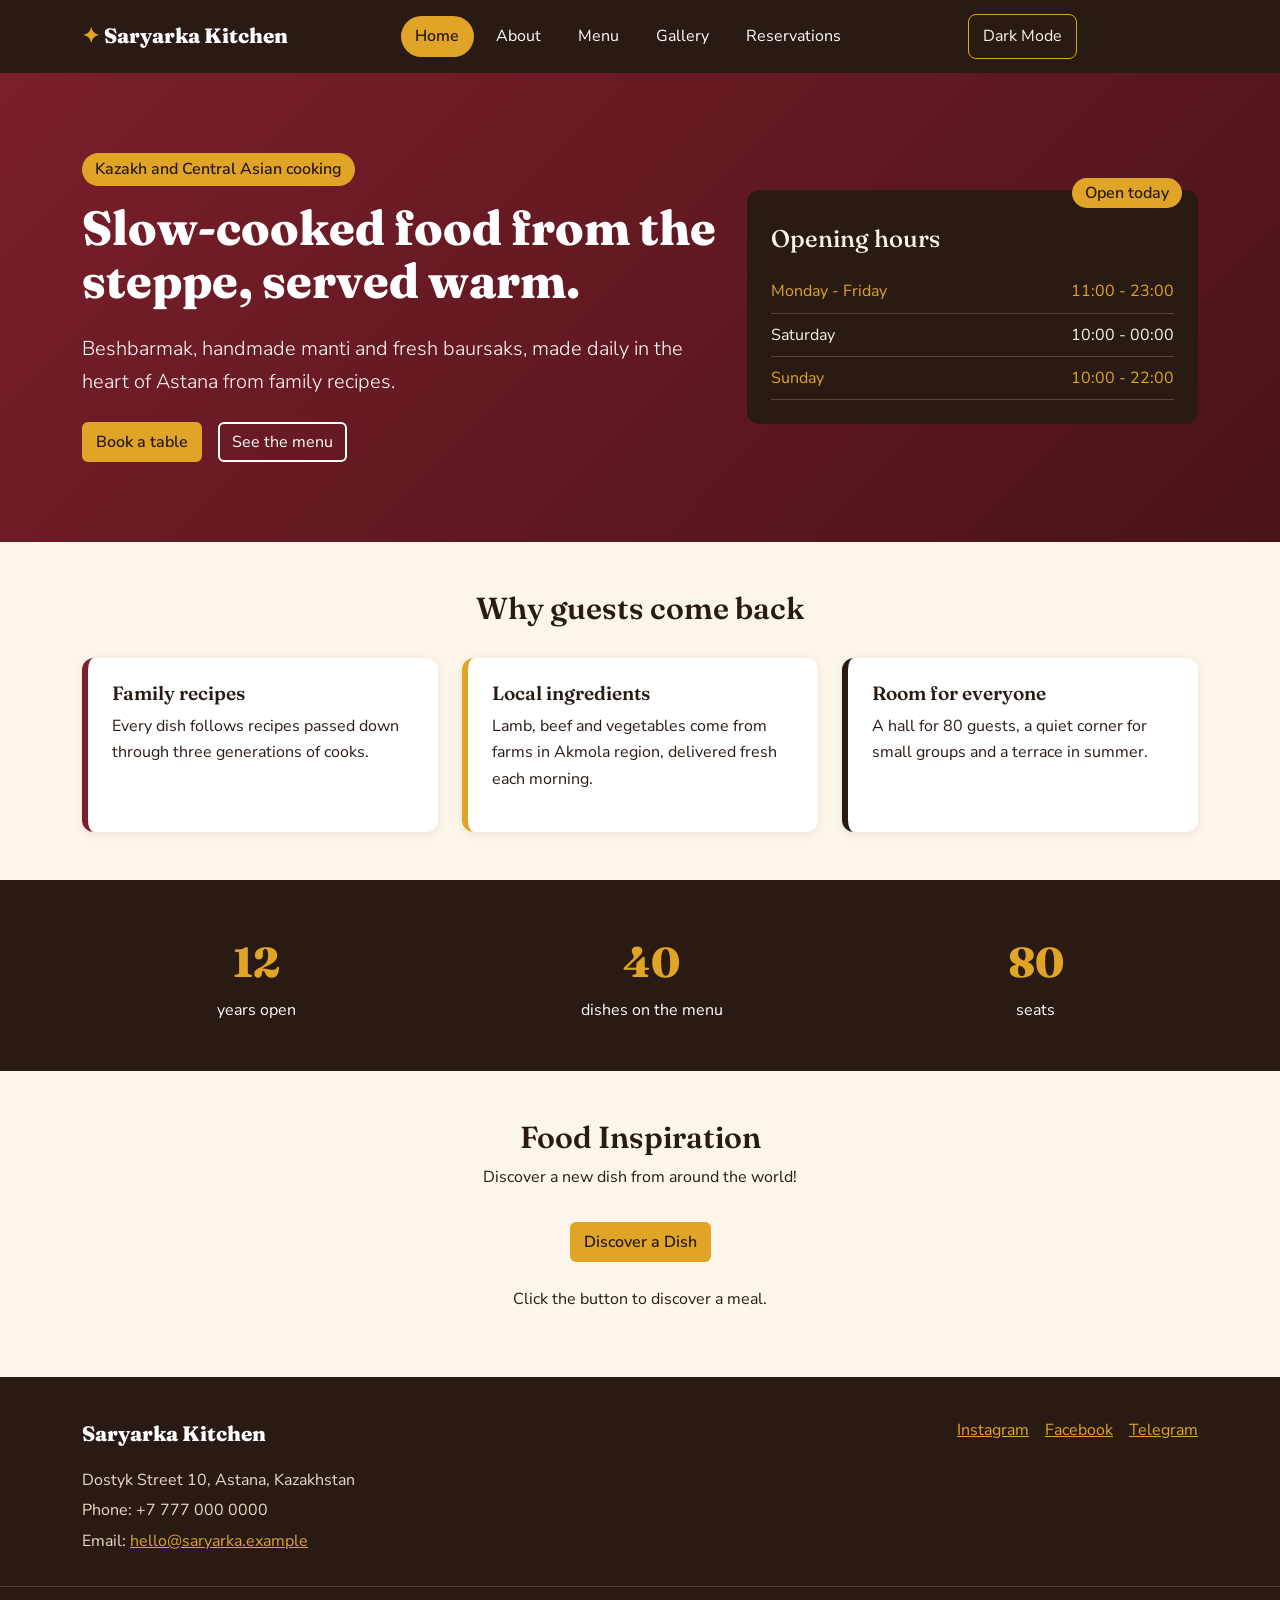
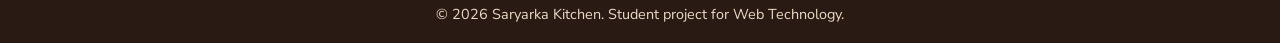
<file: index.html>
<!DOCTYPE html>
<html lang="en">
<head>
  <meta charset="UTF-8"><meta name="viewport" content="width=device-width, initial-scale=1">
  <title>Home | Saryarka Kitchen</title>
  <meta name="description" content="Saryarka Kitchen: modern Kazakh and Central Asian cooking in Astana.">
  <link rel="preconnect" href="https://fonts.googleapis.com"><link rel="preconnect" href="https://fonts.gstatic.com" crossorigin>
  <link href="https://fonts.googleapis.com/css2?family=Fraunces:wght@600;800&family=Nunito+Sans:wght@400;600&display=swap" rel="stylesheet">
  <link href="https://cdn.jsdelivr.net/npm/bootstrap@5.3.3/dist/css/bootstrap.min.css" rel="stylesheet"><link rel="stylesheet" href="css/style.css">
</head>
<body>
  <header class="site-header"><div class="container header-inner">
    <a class="logo" href="index.html"><span class="logo-mark">&#10022;</span> Saryarka Kitchen</a>
    <nav aria-label="Main navigation"><ul class="nav-list">
      <li><a class="nav-link-custom active" href="index.html">Home</a></li><li><a class="nav-link-custom" href="about.html">About</a></li><li><a class="nav-link-custom" href="menu.html">Menu</a></li><li><a class="nav-link-custom" href="gallery.html">Gallery</a></li><li><a class="nav-link-custom" href="contact.html">Reservations</a></li>
        </ul></nav>
    <button id="themeToggle" class="theme-toggle" type="button">
      Dark Mode
    </button>
    <span id="guestStatus" class="ms-2"></span>
  </div></header>
  <main>
    <section class="hero"><div class="container"><div class="row align-items-center g-4">
      <div class="col-lg-7"><p class="hero-tag">Kazakh and Central Asian cooking</p><h1>Slow-cooked food from the steppe, served warm.</h1>
        <p class="lead my-4">Beshbarmak, handmade manti and fresh baursaks, made daily in the heart of Astana from family recipes.</p>
        <div class="d-flex flex-wrap gap-3"><a class="btn btn-saffron" href="contact.html">Book a table</a><a class="btn btn-outline-light-custom" href="menu.html">See the menu</a></div>
      </div>
      <div class="col-lg-5"><div class="hours-card"><span class="hours-badge">Open today</span><h2 class="h4">Opening hours</h2><ul class="hours-list">
        <li><span>Monday - Friday</span><span>11:00 - 23:00</span></li><li><span>Saturday</span><span>10:00 - 00:00</span></li><li><span>Sunday</span><span>10:00 - 22:00</span></li>
      </ul></div></div>
    </div></div></section>
    <section class="py-5"><div class="container"><h2 class="section-title text-center">Why guests come back</h2><div class="row g-4 mt-2">
      <div class="col-md-4"><article class="card-box"><h3>Family recipes</h3><p>Every dish follows recipes passed down through three generations of cooks.</p></article></div>
      <div class="col-md-4"><article class="card-box"><h3>Local ingredients</h3><p>Lamb, beef and vegetables come from farms in Akmola region, delivered fresh each morning.</p></article></div>
      <div class="col-md-4"><article class="card-box"><h3>Room for everyone</h3><p>A hall for 80 guests, a quiet corner for small groups and a terrace in summer.</p></article></div>
    </div></div></section>
    <section class="stats py-5"><div class="container"><ul class="stats-list"><li><span class="stat-num">12</span> years open</li><li><span class="stat-num">40</span> dishes on the menu</li><li><span class="stat-num">80</span> seats</li></ul></div></section>
    <section class="py-5">
  <div class="container text-center">
    <h2 class="section-title">Food Inspiration</h2>
    <p>Discover a new dish from around the world!</p>

    <button id="getMealButton" class="btn btn-saffron mt-3" type="button">
      Discover a Dish
    </button>

    <div id="mealResult" class="mt-4">
      <p>Click the button to discover a meal.</p>
    </div>
  </div>
</section>
  </main>
  <footer class="site-footer"><div class="container footer-inner"><div><p class="footer-title">Saryarka Kitchen</p><p class="mb-1">Dostyk Street 10, Astana, Kazakhstan</p><p class="mb-1">Phone: +7 777 000 0000</p><p class="mb-0">Email: <a href="mailto:hello@saryarka.example">hello@saryarka.example</a></p></div><ul class="social-list"><li><a href="https://www.instagram.com/" target="_blank" rel="noopener">Instagram</a></li><li><a href="https://www.facebook.com/" target="_blank" rel="noopener">Facebook</a></li><li><a href="https://t.me/" target="_blank" rel="noopener">Telegram</a></li></ul></div><p class="copyright text-center mb-0">&copy; 2026 Saryarka Kitchen. Student project for Web Technology.</p></footer>
  <script src="https://code.jquery.com/jquery-3.7.1.min.js"></script><script src="https://cdn.jsdelivr.net/npm/bootstrap@5.3.3/dist/js/bootstrap.bundle.min.js"></script><script src="js/script.js"></script>
</body></html>
</file>
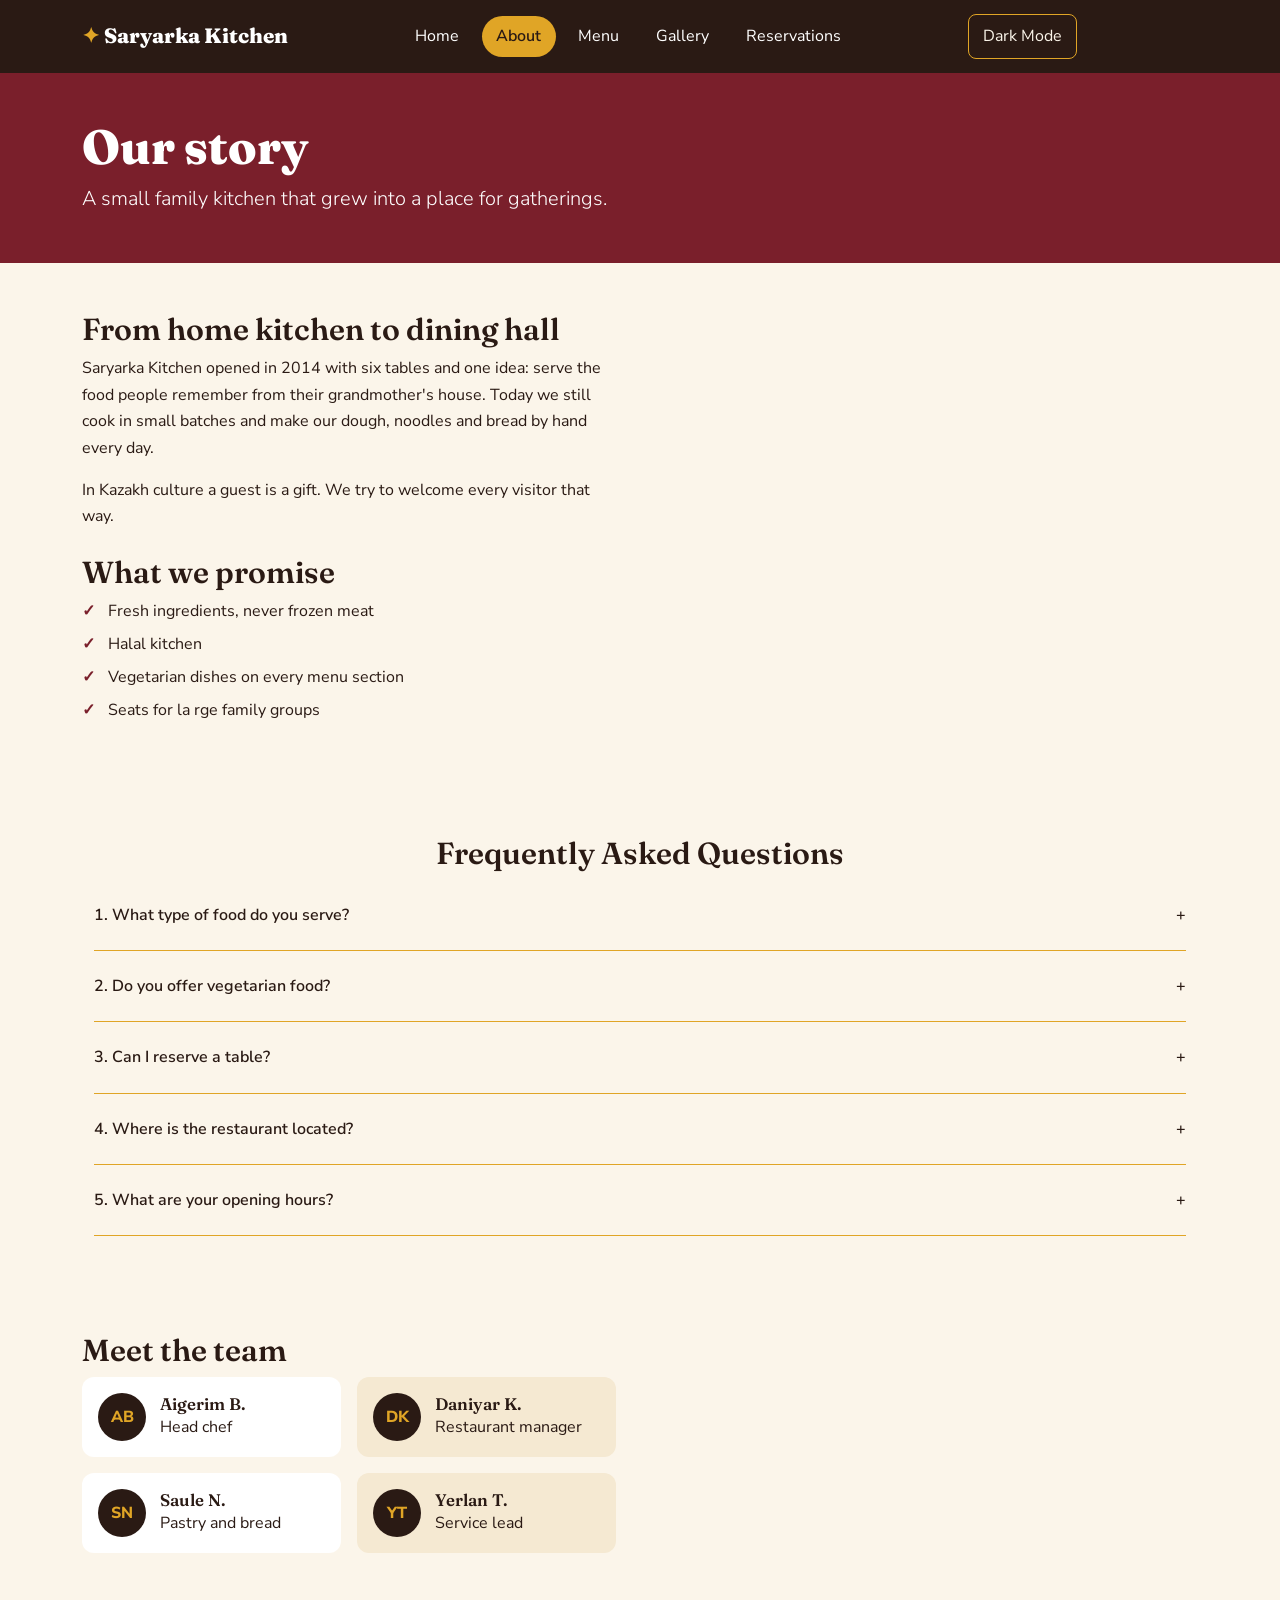
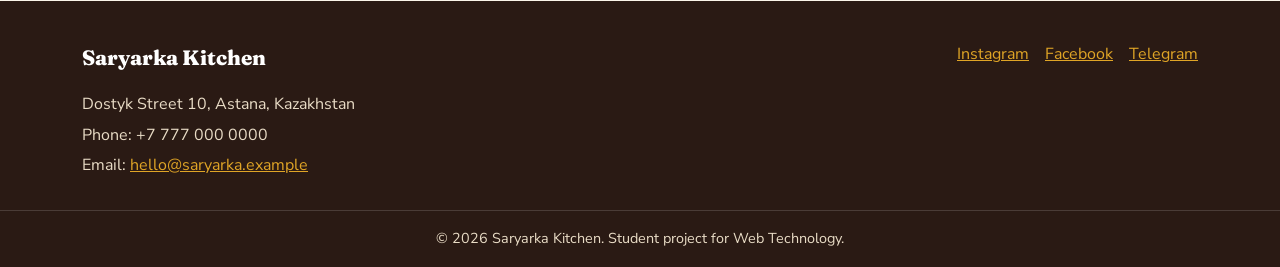
<file: about.html>
<!DOCTYPE html>
<html lang="en"><head>
  <meta charset="UTF-8"><meta name="viewport" content="width=device-width, initial-scale=1"><title>About | Saryarka Kitchen</title>
  <meta name="description" content="Saryarka Kitchen: modern Kazakh and Central Asian cooking in Astana.">
  <link rel="preconnect" href="https://fonts.googleapis.com"><link rel="preconnect" href="https://fonts.gstatic.com" crossorigin>
  <link href="https://fonts.googleapis.com/css2?family=Fraunces:wght@600;800&family=Nunito+Sans:wght@400;600&display=swap" rel="stylesheet"><link href="https://cdn.jsdelivr.net/npm/bootstrap@5.3.3/dist/css/bootstrap.min.css" rel="stylesheet"><link rel="stylesheet" href="css/style.css">
</head><body>
<header class="site-header"><div class="container header-inner"><a class="logo" href="index.html"><span class="logo-mark">&#10022;</span> Saryarka Kitchen</a><nav aria-label="Main navigation"><ul class="nav-list"><li><a class="nav-link-custom" href="index.html">Home</a></li><li><a class="nav-link-custom active" href="about.html">About</a></li><li><a class="nav-link-custom" href="menu.html">Menu</a></li><li><a class="nav-link-custom" href="gallery.html">Gallery</a></li><li><a class="nav-link-custom" href="contact.html">Reservations</a></li></ul></nav>
<button id="themeToggle" class="theme-toggle" type="button">
  Dark Mode
</button>
<span id="guestStatus" class="ms-2"></span>
</div></header>
<main><section class="page-title"><div class="container"><h1>Our story</h1><p class="lead mb-0">A small family kitchen that grew into a place for gatherings.</p></div></section>
<section class="py-5"><div class="container"><div class="row g-5"><div class="col-lg-6"><h2>From home kitchen to dining hall</h2><p>Saryarka Kitchen opened in 2014 with six tables and one idea: serve the food people remember from their grandmother's house. Today we still cook in small batches and make our dough, noodles and bread by hand every day.</p><p>In Kazakh culture a guest is a gift. We try to welcome every visitor that way.</p><h2 class="mt-4">What we promise</h2><ul class="check-list"><li>Fresh ingredients, never frozen meat</li><li>Halal kitchen</li><li>Vegetarian dishes on every menu section</li><li>Seats for la
  rge family groups</li></ul></div>
  <section class="py-5">
  <div class="container">
    <h2 class="section-title text-center">Frequently Asked Questions</h2>

    <div class="faq-item">
      <button class="faq-question">1. What type of food do you serve? <span>+</span></button>
      <div class="faq-answer"><p>We serve traditional Kazakh and Central Asian dishes.</p></div>
    </div>

    <div class="faq-item">
      <button class="faq-question">2. Do you offer vegetarian food? <span>+</span></button>
      <div class="faq-answer"><p>Yes, we have several vegetarian dishes on our menu.</p></div>
    </div>

    <div class="faq-item">
      <button class="faq-question">3. Can I reserve a table? <span>+</span></button>
      <div class="faq-answer"><p>Yes, you can send a reservation request through our Reservations page.</p></div>
    </div>

    <div class="faq-item">
      <button class="faq-question">4. Where is the restaurant located? <span>+</span></button>
      <div class="faq-answer"><p>We are located at Dostyk Street 10, Astana, Kazakhstan.</p></div>
    </div>

    <div class="faq-item">
      <button class="faq-question">5. What are your opening hours? <span>+</span></button>
      <div class="faq-answer"><p>Monday to Friday: 11:00–23:00. Saturday: 10:00–00:00. Sunday: 10:00–22:00.</p></div>
    </div>
  </div>
</section>
<div class="col-lg-6"><h2>Meet the team</h2><div class="team-grid"><article class="team-card"><span class="avatar">AB</span><div><h3>Aigerim B.</h3><p class="mb-0">Head chef</p></div></article><article class="team-card"><span class="avatar">DK</span><div><h3>Daniyar K.</h3><p class="mb-0">Restaurant manager</p></div></article><article class="team-card"><span class="avatar">SN</span><div><h3>Saule N.</h3><p class="mb-0">Pastry and bread</p></div></article><article class="team-card"><span class="avatar">YT</span><div><h3>Yerlan T.</h3><p class="mb-0">Service lead</p></div></article></div></div></div></div></section></main>
<footer class="site-footer"><div class="container footer-inner"><div><p class="footer-title">Saryarka Kitchen</p><p class="mb-1">Dostyk Street 10, Astana, Kazakhstan</p><p class="mb-1">Phone: +7 777 000 0000</p><p class="mb-0">Email: <a href="mailto:hello@saryarka.example">hello@saryarka.example</a></p></div><ul class="social-list"><li><a href="https://www.instagram.com/" target="_blank" rel="noopener">Instagram</a></li><li><a href="https://www.facebook.com/" target="_blank" rel="noopener">Facebook</a></li><li><a href="https://t.me/" target="_blank" rel="noopener">Telegram</a></li></ul></div><p class="copyright text-center mb-0">&copy; 2026 Saryarka Kitchen. Student project for Web Technology.</p></footer>
<script src="https://code.jquery.com/jquery-3.7.1.min.js"></script><script src="https://cdn.jsdelivr.net/npm/bootstrap@5.3.3/dist/js/bootstrap.bundle.min.js"></script><script src="js/script.js"></script>
</body></html>
</file>
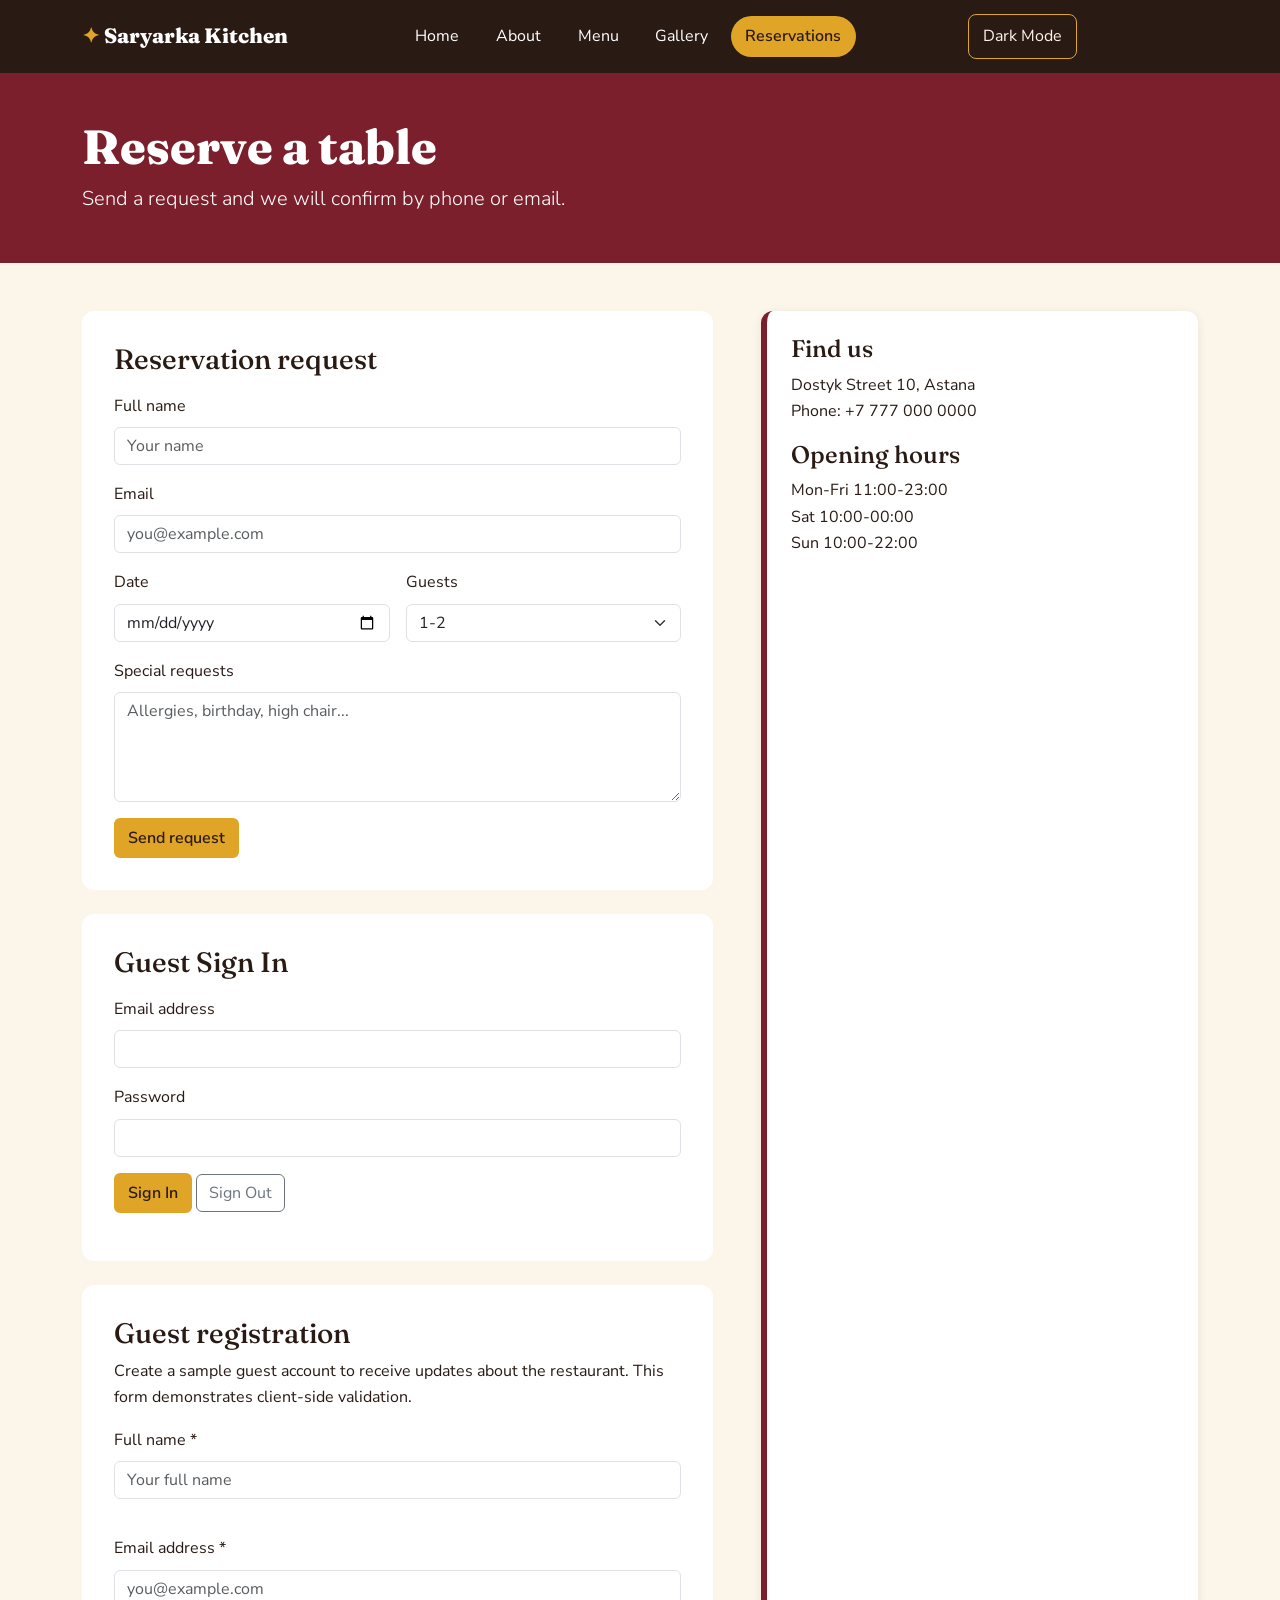
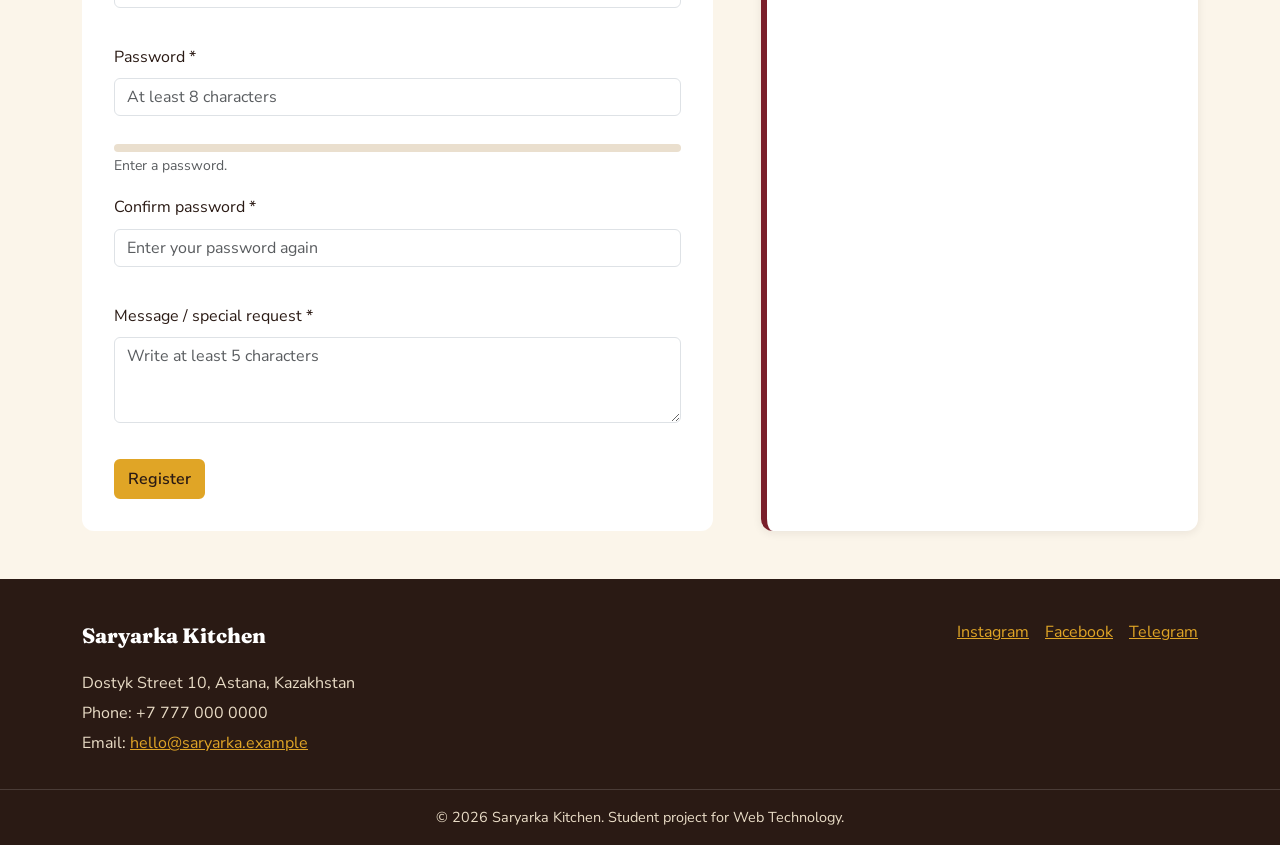
<file: contact.html>
<!DOCTYPE html>
<html lang="en"><head>
  <meta charset="UTF-8"><meta name="viewport" content="width=device-width, initial-scale=1"><title>Reservations | Saryarka Kitchen</title><meta name="description" content="Saryarka Kitchen: modern Kazakh and Central Asian cooking in Astana.">
  <link rel="preconnect" href="https://fonts.googleapis.com"><link rel="preconnect" href="https://fonts.gstatic.com" crossorigin><link href="https://fonts.googleapis.com/css2?family=Fraunces:wght@600;800&family=Nunito+Sans:wght@400;600&display=swap" rel="stylesheet"><link href="https://cdn.jsdelivr.net/npm/bootstrap@5.3.3/dist/css/bootstrap.min.css" rel="stylesheet"><link rel="stylesheet" href="css/style.css">
</head><body>
<header class="site-header"><div class="container header-inner"><a class="logo" href="index.html"><span class="logo-mark">&#10022;</span> Saryarka Kitchen</a><nav aria-label="Main navigation"><ul class="nav-list"><li><a class="nav-link-custom" href="index.html">Home</a></li><li><a class="nav-link-custom" href="about.html">About</a></li><li><a class="nav-link-custom" href="menu.html">Menu</a></li><li><a class="nav-link-custom" href="gallery.html">Gallery</a></li><li><a class="nav-link-custom active" href="contact.html">Reservations</a></li></ul></nav>
<button id="themeToggle" class="theme-toggle" type="button">
  Dark Mode
</button>
<span id="guestStatus" class="ms-2"></span>
</div></header>
<main><section class="page-title"><div class="container"><h1>Reserve a table</h1><p class="lead mb-0">Send a request and we will confirm by phone or email.</p></div></section>
<section class="py-5"><div class="container"><div class="row g-5"><div class="col-lg-7">
  <form class="contact-form" action="#" method="post" onsubmit="return false;"><h2 class="h3 mb-3">Reservation request</h2>
    <div class="mb-3"><label for="name" class="form-label">Full name</label><input type="text" id="name" name="name" class="form-control" placeholder="Your name" required></div>
    <div class="mb-3"><label for="email" class="form-label">Email</label><input type="email" id="email" name="email" class="form-control" placeholder="you@example.com" required></div>
    <div class="row g-3 mb-3"><div class="col-sm-6"><label for="date" class="form-label">Date</label><input type="date" id="date" name="date" class="form-control" required></div><div class="col-sm-6"><label for="guests" class="form-label">Guests</label><select id="guests" name="guests" class="form-select"><option>1-2</option><option>3-4</option><option>5-8</option><option>9 or more</option></select></div></div>
    <div class="mb-3"><label for="message" class="form-label">Special requests</label><textarea id="message" name="message" class="form-control" rows="4" placeholder="Allergies, birthday, high chair..."></textarea></div>
    <button type="submit" class="btn btn-saffron" onclick="alert('This is a front-end student project. Please use the guest registration form below to test validation.');">Send request</button>
  </form>
  <form class="contact-form mt-4" id="loginForm">
  <h2 class="h3 mb-3">Guest Sign In</h2>

  <div class="mb-3">
    <label for="loginEmail" class="form-label">Email address</label>
    <input type="email" id="loginEmail" class="form-control" required>
  </div>

  <div class="mb-3">
    <label for="loginPassword" class="form-label">Password</label>
    <input type="password" id="loginPassword" class="form-control" required>
  </div>

  <button type="submit" class="btn btn-saffron">Sign In</button>
  <button type="button" id="logoutButton" class="btn btn-outline-secondary">
    Sign Out
  </button>

  <p id="loginMessage" class="mt-3 mb-0"></p>
</form>
  <form class="contact-form mt-4" id="registrationForm" novalidate><h2 class="h3 mb-2">Guest registration</h2><p>Create a sample guest account to receive updates about the restaurant. This form demonstrates client-side validation.</p>
    <div id="registrationAlert" class="alert d-none" role="alert"></div>
    <div class="mb-3"><label for="regName" class="form-label">Full name *</label><input type="text" id="regName" class="form-control" placeholder="Your full name" required><small class="field-feedback"></small></div>
    <div class="mb-3"><label for="regEmail" class="form-label">Email address *</label><input type="email" id="regEmail" class="form-control" placeholder="you@example.com" required><small class="field-feedback"></small></div>
    <div class="mb-2"><label for="regPassword" class="form-label">Password *</label><input type="password" id="regPassword" class="form-control" placeholder="At least 8 characters" required><small class="field-feedback"></small></div>
    <div class="password-meter mt-2"><div id="passwordMeterFill" class="password-meter-fill"></div></div><small id="passwordStrengthText" class="text-muted">Enter a password.</small>
    <div class="mt-3 mb-3"><label for="confirmPassword" class="form-label">Confirm password *</label><input type="password" id="confirmPassword" class="form-control" placeholder="Enter your password again" required><small class="field-feedback"></small></div>
    <div class="mb-3"><label for="regMessage" class="form-label">Message / special request *</label><textarea id="regMessage" class="form-control" rows="3" placeholder="Write at least 5 characters" required></textarea><small class="field-feedback"></small></div>
    <button type="submit" class="btn btn-saffron">Register</button>
  </form>
</div><div class="col-lg-5"><aside class="card-box"><h2 class="h4">Find us</h2><p>Dostyk Street 10, Astana<br>Phone: +7 777 000 0000</p><h2 class="h4">Opening hours</h2><p class="mb-0">Mon-Fri 11:00-23:00<br>Sat 10:00-00:00<br>Sun 10:00-22:00</p></aside></div></div></div></section></main>
<footer class="site-footer"><div class="container footer-inner"><div><p class="footer-title">Saryarka Kitchen</p><p class="mb-1">Dostyk Street 10, Astana, Kazakhstan</p><p class="mb-1">Phone: +7 777 000 0000</p><p class="mb-0">Email: <a href="mailto:hello@saryarka.example">hello@saryarka.example</a></p></div><ul class="social-list"><li><a href="https://www.instagram.com/" target="_blank" rel="noopener">Instagram</a></li><li><a href="https://www.facebook.com/" target="_blank" rel="noopener">Facebook</a></li><li><a href="https://t.me/" target="_blank" rel="noopener">Telegram</a></li></ul></div><p class="copyright text-center mb-0">&copy; 2026 Saryarka Kitchen. Student project for Web Technology.</p></footer>
<script src="https://code.jquery.com/jquery-3.7.1.min.js"></script><script src="https://cdn.jsdelivr.net/npm/bootstrap@5.3.3/dist/js/bootstrap.bundle.min.js"></script><script src="js/script.js"></script>
</body></html>
</file>
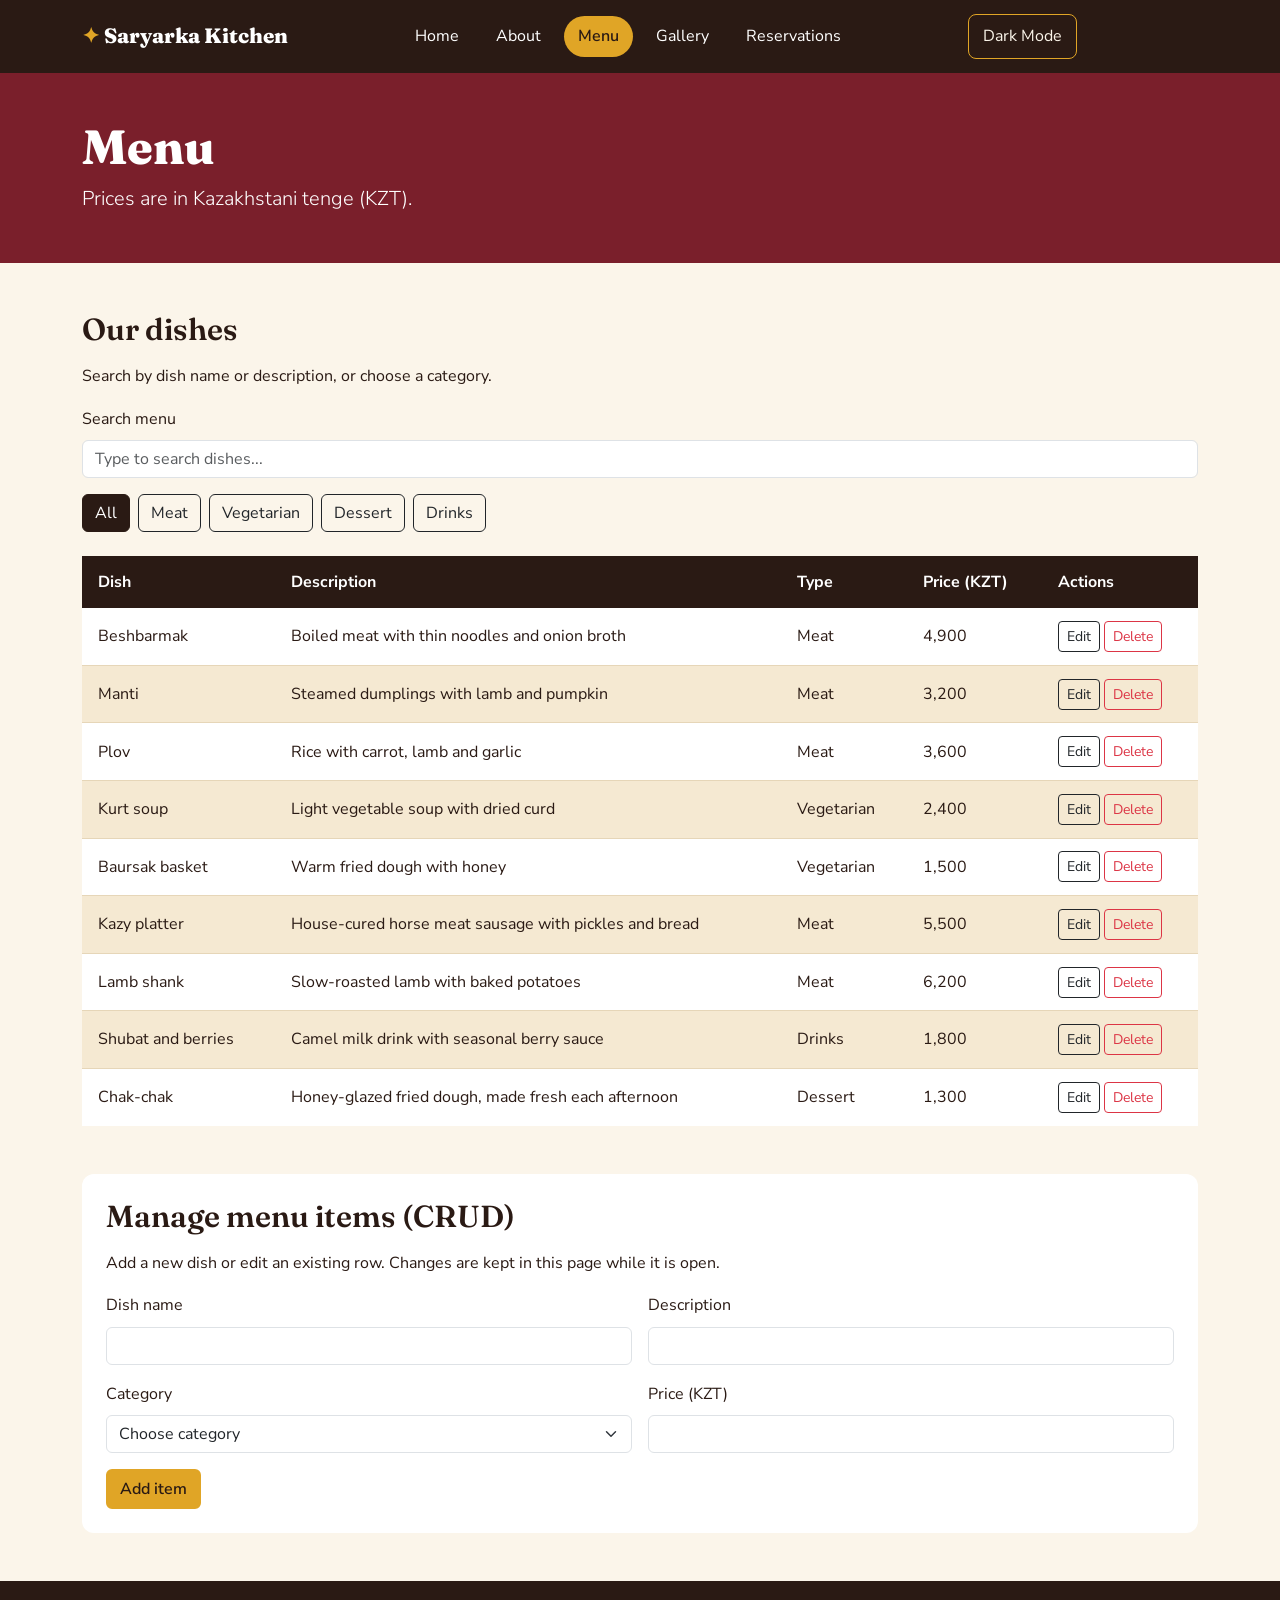
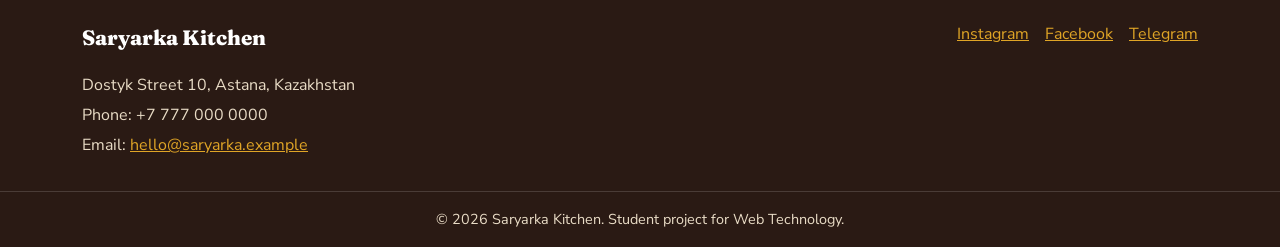
<file: menu.html>
<!DOCTYPE html>
<html lang="en"><head>
  <meta charset="UTF-8"><meta name="viewport" content="width=device-width, initial-scale=1"><title>Menu | Saryarka Kitchen</title>
  <meta name="description" content="Saryarka Kitchen: modern Kazakh and Central Asian cooking in Astana.">
  <link rel="preconnect" href="https://fonts.googleapis.com"><link rel="preconnect" href="https://fonts.gstatic.com" crossorigin><link href="https://fonts.googleapis.com/css2?family=Fraunces:wght@600;800&family=Nunito+Sans:wght@400;600&display=swap" rel="stylesheet"><link href="https://cdn.jsdelivr.net/npm/bootstrap@5.3.3/dist/css/bootstrap.min.css" rel="stylesheet"><link rel="stylesheet" href="css/style.css">
</head>

<body>
<header class="site-header">
  <div class="container header-inner"><a class="logo" href="index.html"><span class="logo-mark">&#10022;</span> Saryarka Kitchen</a><nav aria-label="Main navigation"><ul class="nav-list"><li><a class="nav-link-custom" href="index.html">Home</a></li><li><a class="nav-link-custom" href="about.html">About</a></li><li><a class="nav-link-custom active" href="menu.html">Menu</a></li><li><a class="nav-link-custom" href="gallery.html">Gallery</a></li><li><a class="nav-link-custom" href="contact.html">Reservations</a></li></ul></nav>
<button id="themeToggle" class="theme-toggle" type="button">
  Dark Mode
</button>
<span id="guestStatus" class="ms-2"></span>
</div></header>
<main>
  <section class="page-title"><div class="container"><h1>Menu</h1><p class="lead mb-0">Prices are in Kazakhstani tenge (KZT).</p></div></section>
<section class="py-5"><div class="container">
  <h2 class="mb-3">Our dishes</h2><p>Search by dish name or description, or choose a category.</p>
  
  <div class="mb-3"><label for="menuSearch" class="form-label">Search menu</label><input type="search" id="menuSearch" class="form-control" placeholder="Type to search dishes..."></div>
  <div class="filter-buttons mb-4" aria-label="Filter menu by category"><button type="button" class="btn btn-outline-dark category-filter active" data-category="all">All</button><button type="button" class="btn btn-outline-dark category-filter" data-category="meat">Meat</button><button type="button" class="btn btn-outline-dark category-filter" data-category="vegetarian">Vegetarian</button><button type="button" class="btn btn-outline-dark category-filter" data-category="dessert">Dessert</button><button type="button" class="btn btn-outline-dark category-filter" data-category="drinks">Drinks</button></div>
  <div class="table-wrap"><table class="schedule" id="menuTable"><caption class="visually-hidden">Menu items with descriptions, categories and prices</caption><thead><tr><th scope="col">Dish</th><th scope="col">Description</th><th scope="col">Type</th><th scope="col">Price (KZT)</th><th scope="col">Actions</th></tr></thead><tbody>
    <tr data-id="1" data-category="meat"><td class="item-name">Beshbarmak</td><td class="item-description">Boiled meat with thin noodles and onion broth</td><td class="item-category">Meat</td><td class="item-price">4,900</td><td class="text-nowrap"><button type="button" class="btn btn-sm btn-outline-dark edit-item">Edit</button> <button type="button" class="btn btn-sm btn-outline-danger delete-item">Delete</button></td></tr>
    <tr data-id="2" data-category="meat"><td class="item-name">Manti</td><td class="item-description">Steamed dumplings with lamb and pumpkin</td><td class="item-category">Meat</td><td class="item-price">3,200</td><td class="text-nowrap"><button type="button" class="btn btn-sm btn-outline-dark edit-item">Edit</button> <button type="button" class="btn btn-sm btn-outline-danger delete-item">Delete</button></td></tr>
    <tr data-id="3" data-category="meat"><td class="item-name">Plov</td><td class="item-description">Rice with carrot, lamb and garlic</td><td class="item-category">Meat</td><td class="item-price">3,600</td><td class="text-nowrap"><button type="button" class="btn btn-sm btn-outline-dark edit-item">Edit</button> <button type="button" class="btn btn-sm btn-outline-danger delete-item">Delete</button></td></tr>
    <tr data-id="4" data-category="vegetarian"><td class="item-name">Kurt soup</td><td class="item-description">Light vegetable soup with dried curd</td><td class="item-category">Vegetarian</td><td class="item-price">2,400</td><td class="text-nowrap"><button type="button" class="btn btn-sm btn-outline-dark edit-item">Edit</button> <button type="button" class="btn btn-sm btn-outline-danger delete-item">Delete</button></td></tr>
    <tr data-id="5" data-category="vegetarian"><td class="item-name">Baursak basket</td><td class="item-description">Warm fried dough with honey</td><td class="item-category">Vegetarian</td><td class="item-price">1,500</td><td class="text-nowrap"><button type="button" class="btn btn-sm btn-outline-dark edit-item">Edit</button> <button type="button" class="btn btn-sm btn-outline-danger delete-item">Delete</button></td></tr>
    <tr data-id="6" data-category="meat"><td class="item-name">Kazy platter</td><td class="item-description">House-cured horse meat sausage with pickles and bread</td><td class="item-category">Meat</td><td class="item-price">5,500</td><td class="text-nowrap"><button type="button" class="btn btn-sm btn-outline-dark edit-item">Edit</button> <button type="button" class="btn btn-sm btn-outline-danger delete-item">Delete</button></td></tr>
    <tr data-id="7" data-category="meat"><td class="item-name">Lamb shank</td><td class="item-description">Slow-roasted lamb with baked potatoes</td><td class="item-category">Meat</td><td class="item-price">6,200</td><td class="text-nowrap"><button type="button" class="btn btn-sm btn-outline-dark edit-item">Edit</button> <button type="button" class="btn btn-sm btn-outline-danger delete-item">Delete</button></td></tr>
    <tr data-id="8" data-category="drinks"><td class="item-name">Shubat and berries</td><td class="item-description">Camel milk drink with seasonal berry sauce</td><td class="item-category">Drinks</td><td class="item-price">1,800</td><td class="text-nowrap"><button type="button" class="btn btn-sm btn-outline-dark edit-item">Edit</button> <button type="button" class="btn btn-sm btn-outline-danger delete-item">Delete</button></td></tr>
    <tr data-id="9" data-category="dessert"><td class="item-name">Chak-chak</td><td class="item-description">Honey-glazed fried dough, made fresh each afternoon</td><td class="item-category">Dessert</td><td class="item-price">1,300</td><td class="text-nowrap"><button type="button" class="btn btn-sm btn-outline-dark edit-item">Edit</button> <button type="button" class="btn btn-sm btn-outline-danger delete-item">Delete</button></td></tr>
  </tbody></table></div><p id="noMenuResults" class="no-results mt-3 d-none">No dishes match your search.</p>
</div></section>
<section class="pb-5"><div class="container"><div class="crud-form"><h2 class="mb-3">Manage menu items (CRUD)</h2><p>Add a new dish or edit an existing row. Changes are kept in this page while it is open.</p>
  <form id="menuItemForm"><input type="hidden" id="editItemId"><div class="row g-3"><div class="col-md-6"><label for="itemName" class="form-label">Dish name</label><input type="text" id="itemName" class="form-control" required></div><div class="col-md-6"><label for="itemDescription" class="form-label">Description</label><input type="text" id="itemDescription" class="form-control" required></div><div class="col-md-6"><label for="itemCategory" class="form-label">Category</label><select id="itemCategory" class="form-select" required><option value="">Choose category</option><option value="meat">Meat</option><option value="vegetarian">Vegetarian</option><option value="dessert">Dessert</option><option value="drinks">Drinks</option></select></div><div class="col-md-6"><label for="itemPrice" class="form-label">Price (KZT)</label><input type="number" id="itemPrice" class="form-control" min="1" step="1" required></div></div><div class="mt-3"><button type="submit" id="saveMenuItem" class="btn btn-saffron">Add item</button> <button type="button" id="cancelEdit" class="btn btn-outline-secondary d-none">Cancel edit</button></div></form>
</div></div></section>
</main>
<footer class="site-footer"><div class="container footer-inner"><div><p class="footer-title">Saryarka Kitchen</p><p class="mb-1">Dostyk Street 10, Astana, Kazakhstan</p><p class="mb-1">Phone: +7 777 000 0000</p><p class="mb-0">Email: <a href="mailto:hello@saryarka.example">hello@saryarka.example</a></p></div><ul class="social-list"><li><a href="https://www.instagram.com/" target="_blank" rel="noopener">Instagram</a></li><li><a href="https://www.facebook.com/" target="_blank" rel="noopener">Facebook</a></li><li><a href="https://t.me/" target="_blank" rel="noopener">Telegram</a></li></ul></div><p class="copyright text-center mb-0">&copy; 2026 Saryarka Kitchen. Student project for Web Technology.</p></footer>
<script src="https://code.jquery.com/jquery-3.7.1.min.js"></script><script src="https://cdn.jsdelivr.net/npm/bootstrap@5.3.3/dist/js/bootstrap.bundle.min.js"></script><script src="js/script.js"></script>
</body></html>
</file>
<file: css/style.css>
:root {
  --wine: #7a1f2b;
  --charcoal: #2a1a14;
  --saffron: #e0a526;
  --cream: #fbf5ea;
  --text: #2a1a14;
  --radius: 12px;
  --font-head: "Fraunces", Georgia, sans-serif;
  --font-body: "Nunito Sans", Arial, sans-serif;
}

body { font-family: var(--font-body); color: var(--text); background: var(--cream); line-height: 1.65; }
h1, h2, h3, .logo, .footer-title { font-family: var(--font-head); color: var(--charcoal); }
h1 { font-size: 3rem; font-weight: 800; line-height: 1.1; }
h2 { font-size: 1.9rem; font-weight: 600; }
h3 { font-size: 1.2rem; font-weight: 600; }
a { color: var(--wine); }
a:hover, a:focus { color: var(--charcoal); }
:focus-visible { outline: 3px solid var(--saffron); outline-offset: 2px; }



/* Header: Flexbox + sticky positioning */
.site-header { position: sticky; top: 0; z-index: 100; background: var(--charcoal); }
.header-inner { display: flex; justify-content: space-between; align-items: center; padding-top: 0.9rem; padding-bottom: 0.9rem; }
.logo { color: #fff; font-size: 1.3rem; font-weight: 800; text-decoration: none; }
.logo:hover, .logo:focus { color: var(--saffron); }
.logo-mark { color: var(--saffron); }
.nav-list { display: flex; gap: 0.5rem; list-style: none; margin: 0; padding: 0; }
.nav-link-custom { display: block; padding: 0.45rem 0.9rem; color: #fff; text-decoration: none; border-radius: 999px; transition: background 0.2s; }
.nav-link-custom:hover, .nav-link-custom:focus { background: var(--wine); color: #fff; }
.nav-link-custom.active { background: var(--saffron); color: var(--charcoal); font-weight: 600; }



/* Hero */
.hero { background: linear-gradient(135deg, var(--wine), #4a1219); color: #fff; padding: 5rem 0; }
.hero h1, .hero .lead { color: #fff; }
.hero-tag { display: inline-block; background: var(--saffron); color: var(--charcoal); font-weight: 600; padding: 0.2rem 0.8rem; border-radius: 999px; }
.hours-card { position: relative; background: #2a1a14; color: #fbf5ea; border-radius: var(--radius); padding: 2.2rem 1.5rem 1.5rem; }
.hours-card pre { margin: 0; color: inherit; white-space: pre-wrap; }
.hours-badge { position: absolute; top: -12px; right: 16px; background: var(--saffron); color: var(--charcoal); font-weight: 600; padding: 0.1rem 0.8rem; border-radius: 999px; }



/* Buttons */
.btn-saffron { background: var(--saffron); color: var(--charcoal); font-weight: 600; border: 2px solid var(--saffron); }
.btn-saffron:hover, .btn-saffron:focus { background: var(--charcoal); color: var(--saffron); border-color: var(--saffron); }
.btn-outline-light-custom { color: #fff; border: 2px solid #fff; }
.btn-outline-light-custom:hover, .btn-outline-light-custom:focus { background: #fff; color: var(--charcoal); }



/* Sections and cards */
.section-title { margin-bottom: 0.5rem; }
.card-box { height: 100%; background: #fff; border-left: 6px solid var(--wine); border-radius: var(--radius); padding: 1.5rem; box-shadow: 0 2px 10px rgba(42, 26, 20, 0.08); }
.col-md-4:nth-child(2) .card-box { border-left-color: var(--saffron); }
.col-md-4:nth-child(3) .card-box { border-left-color: var(--charcoal); }
.stats { background: var(--charcoal); color: #fff; }
.stats-list { display: flex; justify-content: space-around; gap: 1rem; list-style: none; margin: 0; padding: 0; text-align: center; }
.stat-num { display: block; font-family: var(--font-head); font-size: 2.6rem; font-weight: 800; color: var(--saffron); }
.page-title { background: var(--wine); padding: 3rem 0; }
.page-title h1, .page-title .lead { color: #fff; }



/* About */
.check-list { list-style: none; padding: 0; }
.check-list li { padding-left: 1.6rem; position: relative; margin-bottom: 0.4rem; }
.check-list li::before { content: "\2713"; position: absolute; left: 0; color: var(--wine); font-weight: 800; }
.team-grid { display: grid; grid-template-columns: repeat(2, 1fr); gap: 1rem; }
.team-card { display: flex; align-items: center; gap: 0.9rem; background: #fff; border-radius: var(--radius); padding: 1rem; }
.team-card:nth-child(even) { background: #f5e9d2; }
.team-card h3 { margin: 0; font-size: 1.05rem; }
.avatar { flex: none; display: grid; place-items: center; width: 48px; height: 48px; border-radius: 50%; background: var(--charcoal); color: var(--saffron); font-weight: 800; }




/* Events and tables */
.table-wrap { overflow-x: auto; }
.schedule { width: 100%; border-collapse: collapse; background: #fff; }
.schedule th { background: var(--charcoal); color: #fff; text-align: left; padding: 0.8rem 1rem; }
.schedule td { padding: 0.8rem 1rem; border-bottom: 1px solid #e6d6b8; }
.schedule tbody tr:nth-child(even) { background: #f5e9d2; }
.schedule tbody tr:hover { background: #ffe9b0; }
.event-list { display: grid; grid-template-columns: repeat(2, 1fr); gap: 1.25rem; }
.event { background: #fff; border-radius: var(--radius); padding: 1.5rem; border-top: 6px solid var(--saffron); }
.event:nth-child(even) { border-top-color: var(--wine); }




/* Gallery */
.gallery-grid { display: grid; grid-template-columns: repeat(3, 1fr); gap: 1.25rem; }
.shot { margin: 0; background: #fff; border-radius: var(--radius); overflow: hidden; cursor: pointer; }
.shot img { display: block; width: 100%; height: 220px; object-fit: cover; transition: transform 0.25s; }
.shot:hover img { transform: scale(1.04); }
.shot figcaption { padding: 0.7rem 1rem; font-weight: 600; }
.shot:nth-child(even) figcaption { background: var(--saffron); color: var(--charcoal); }
.lightbox-modal { background: rgba(20, 12, 9, 0.96); }
.lightbox-modal .modal-content { background: transparent; border: 0; }
.lightbox-image { max-height: 75vh; max-width: 100%; object-fit: contain; margin: auto; }
.lightbox-caption { color: #fff; text-align: center; padding: 0.75rem; }
.lightbox-control { position: absolute; top: 45%; z-index: 5; border: 0; border-radius: 50%; width: 44px; height: 44px; background: var(--saffron); color: var(--charcoal); font-size: 1.5rem; }
.lightbox-prev { left: 1rem; }
.lightbox-next { right: 1rem; }




/* Forms and validation */
.contact-form { background: #fff; border-radius: var(--radius); padding: 2rem; }
.form-control:focus, .form-select:focus { border-color: var(--wine); box-shadow: 0 0 0 0.25rem rgba(122, 31, 43, 0.3); }
.field-feedback { display: block; min-height: 1.25rem; font-size: 0.9rem; }
.field-feedback.success { color: #187245; }
.field-feedback.error { color: #b42332; }
.password-meter { height: 8px; background: #eadfce; border-radius: 20px; overflow: hidden; }
.password-meter-fill { height: 100%; width: 0; transition: width 0.25s, background 0.25s; }
.password-meter-fill.weak { width: 33%; background: #c0392b; }
.password-meter-fill.medium { width: 66%; background: #e0a526; }
.password-meter-fill.strong { width: 100%; background: #218653; }
.filter-buttons { display: flex; flex-wrap: wrap; gap: 0.5rem; }
.filter-buttons .active { background: var(--charcoal); color: #fff; border-color: var(--charcoal); }
.crud-form { background: #fff; padding: 1.5rem; border-radius: var(--radius); }
.no-results { background: #fff; padding: 1rem; border-radius: var(--radius); }




/* Footer: Flexbox */
.site-footer { background: var(--charcoal); color: #e9dcc6; padding-top: 2.5rem; }
.footer-inner { display: flex; justify-content: space-between; gap: 1.5rem; }
.footer-title { color: #fff; font-size: 1.3rem; font-weight: 800; }
.social-list { display: flex; gap: 1rem; list-style: none; margin: 0; padding: 0; }
.site-footer a { color: var(--saffron); }
.site-footer a:hover, .site-footer a:focus { color: #fff; }
.copyright { margin-top: 2rem; padding: 1rem; border-top: 1px solid rgba(255, 255, 255, 0.15); font-size: 0.9rem; }




/* Opening hours card (home) */
.hours-card h2 { color: var(--cream); margin-bottom: 1rem; }
.hours-list { list-style: none; margin: 0; padding: 0; }
.hours-list li { display: flex; justify-content: space-between; gap: 1rem; padding: 0.5rem 0; border-bottom: 1px solid rgba(251, 245, 234, 0.2); }
.hours-list li:nth-child(odd) { color: var(--saffron); }



/* Tablet breakpoint */
@media (max-width: 992px) {
  h1 { font-size: 2.4rem; }
  .hero { padding: 3.5rem 0; }
  .gallery-grid { grid-template-columns: repeat(2, 1fr); }
  .nav-link-custom { padding: 0.4rem 0.65rem; }
}

/* Mobile breakpoint */
@media (max-width: 576px) {
  h1 { font-size: 1.9rem; }
  h2 { font-size: 1.5rem; }
  .header-inner, .footer-inner { flex-direction: column; text-align: center; }
  .nav-list { flex-wrap: wrap; justify-content: center; }
  .stats-list { flex-direction: column; }
  .team-grid, .event-list, .gallery-grid { grid-template-columns: 1fr; }
  .contact-form { padding: 1.25rem; }
  .social-list { justify-content: center; flex-wrap: wrap; }
  .lightbox-control { top: auto; bottom: 1rem; }
}
.theme-toggle {
  background: var(--charcoal);
  color: var(--cream);
  border: 1px solid var(--saffron);
  padding: 8px 14px;
  border-radius: 8px;
  cursor: pointer;
  font-family: var(--font-body);
}

.theme-toggle:hover {
  background: var(--saffron);
  color: var(--charcoal);
}
body.dark-theme {
  background: #1c1917;
  color: #fbf5ea;
}

body.dark-theme .site-header,
body.dark-theme .site-footer {
  background: #2a1a14;
  color: #fbf5ea;
}

body.dark-theme .card-box,
body.dark-theme .hours-card {
  background: #332923;
  color: #fbf5ea;
}

body.dark-theme h1,
body.dark-theme h2,
body.dark-theme h3,
body.dark-theme p,
body.dark-theme li {
  color: inherit;
}
.faq-item {
  border-bottom: 1px solid var(--saffron);
  padding: 12px 0;
}

.faq-question {
  width: 100%;
  border: none;
  background: transparent;
  color: var(--charcoal);
  display: flex;
  justify-content: space-between;
  text-align: left;
  font-weight: 600;
  padding: 10px 0;
  cursor: pointer;
}

.faq-answer {
  display: none;
  padding: 0 0 10px;
  color: var(--text);
}

body.dark-theme .faq-question,
body.dark-theme .faq-answer {
  color: var(--cream);
}
</file>
